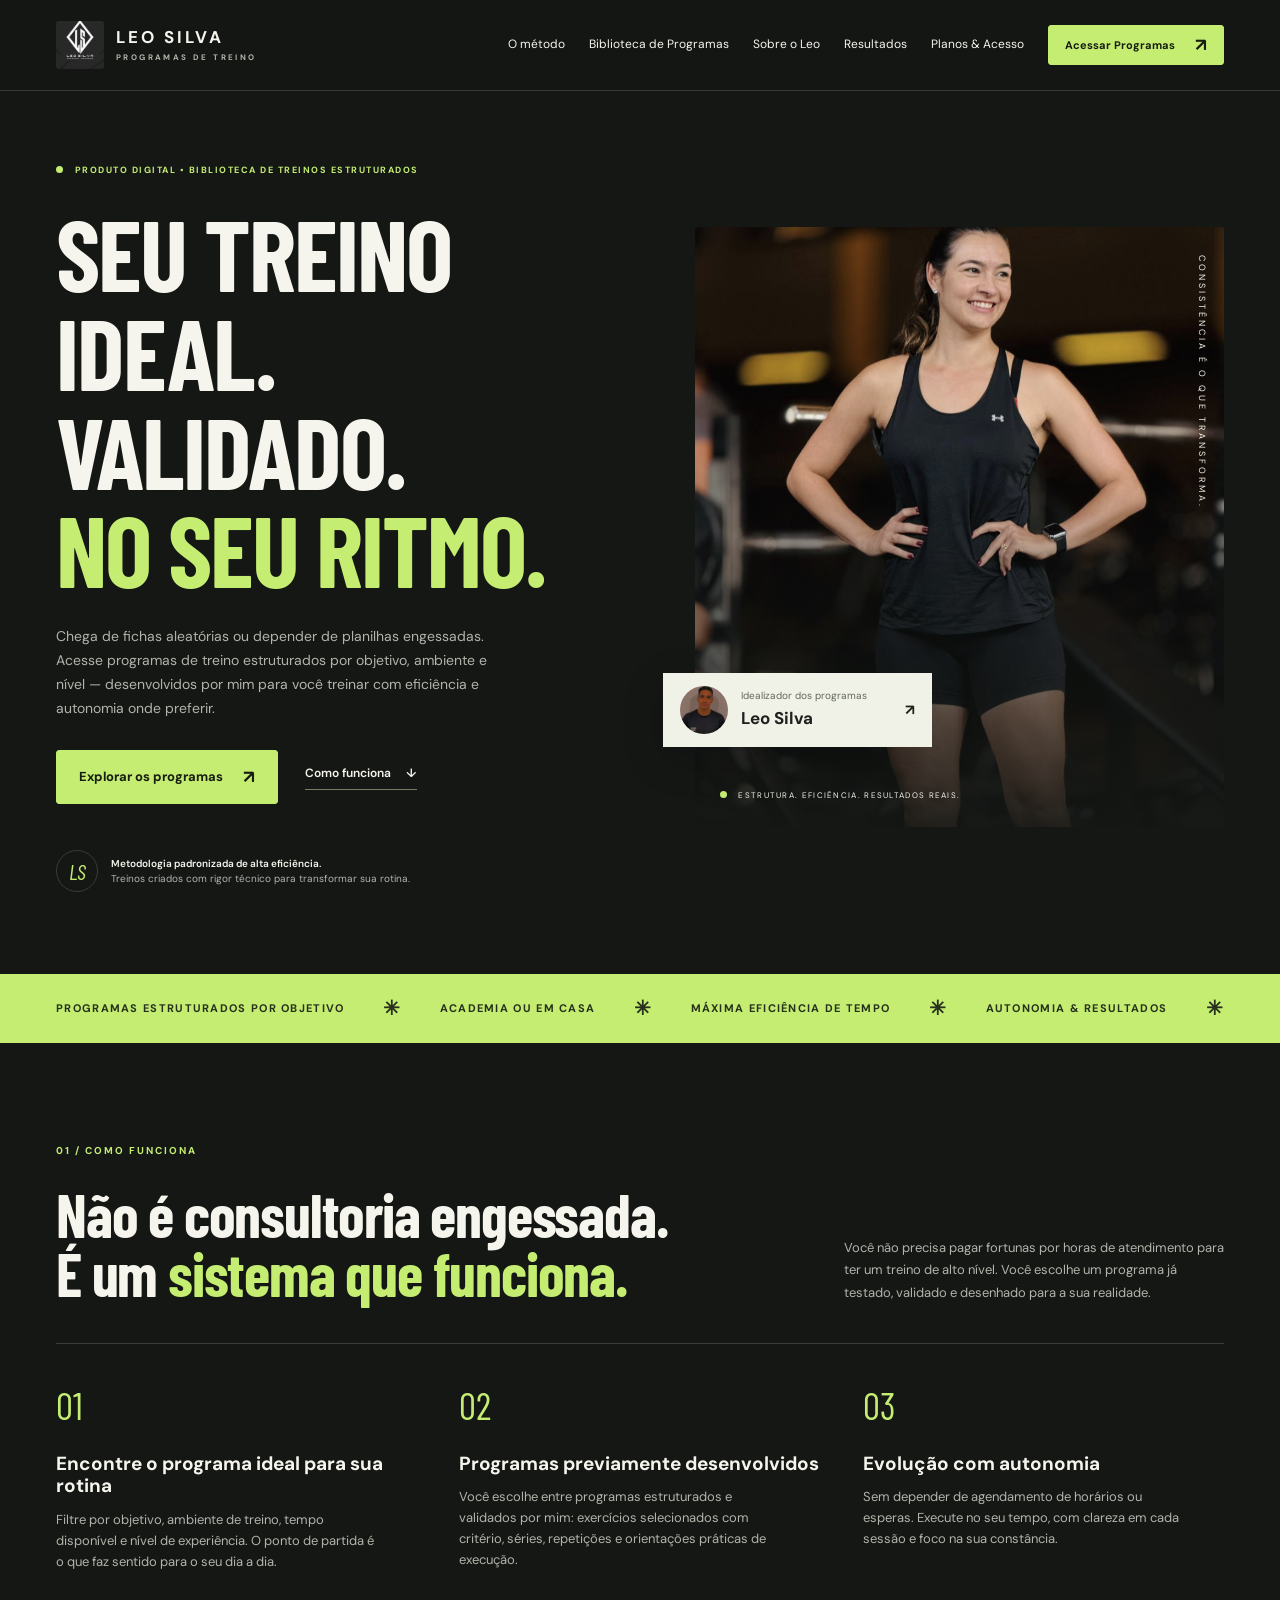
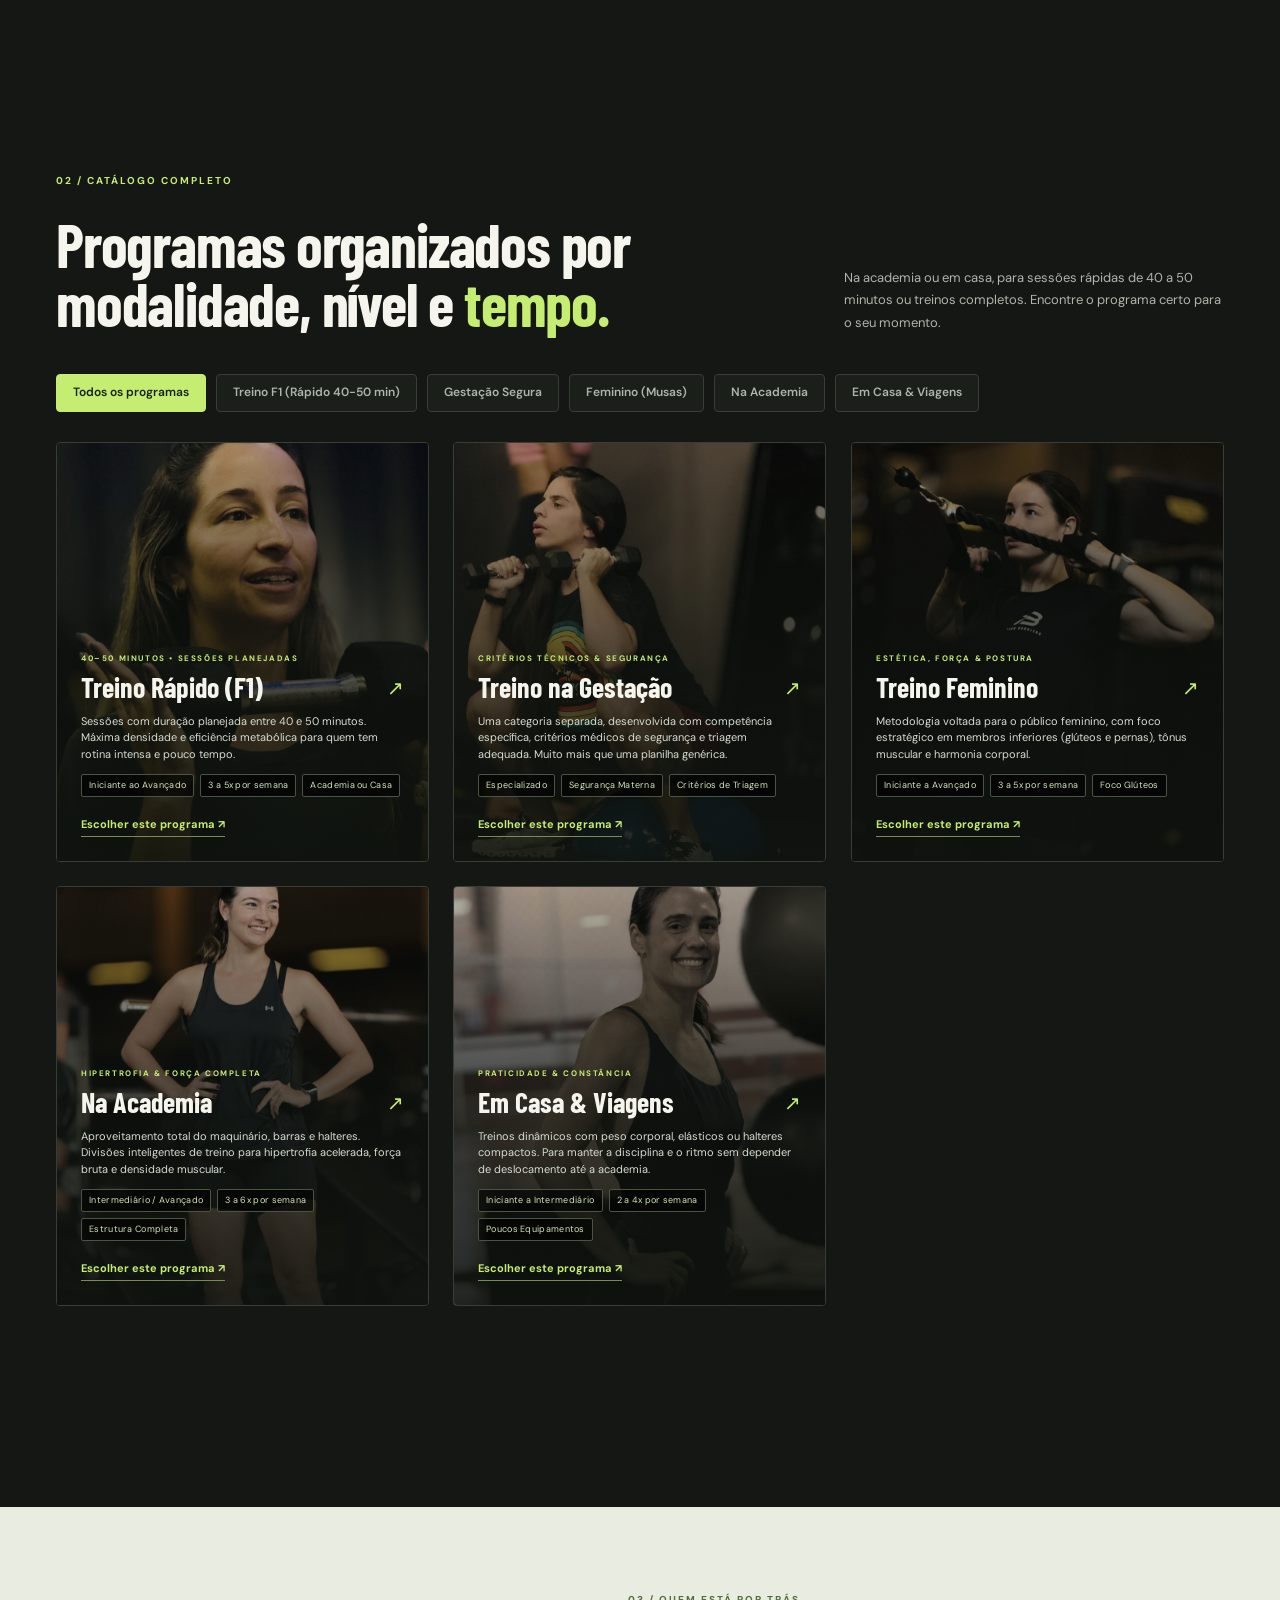
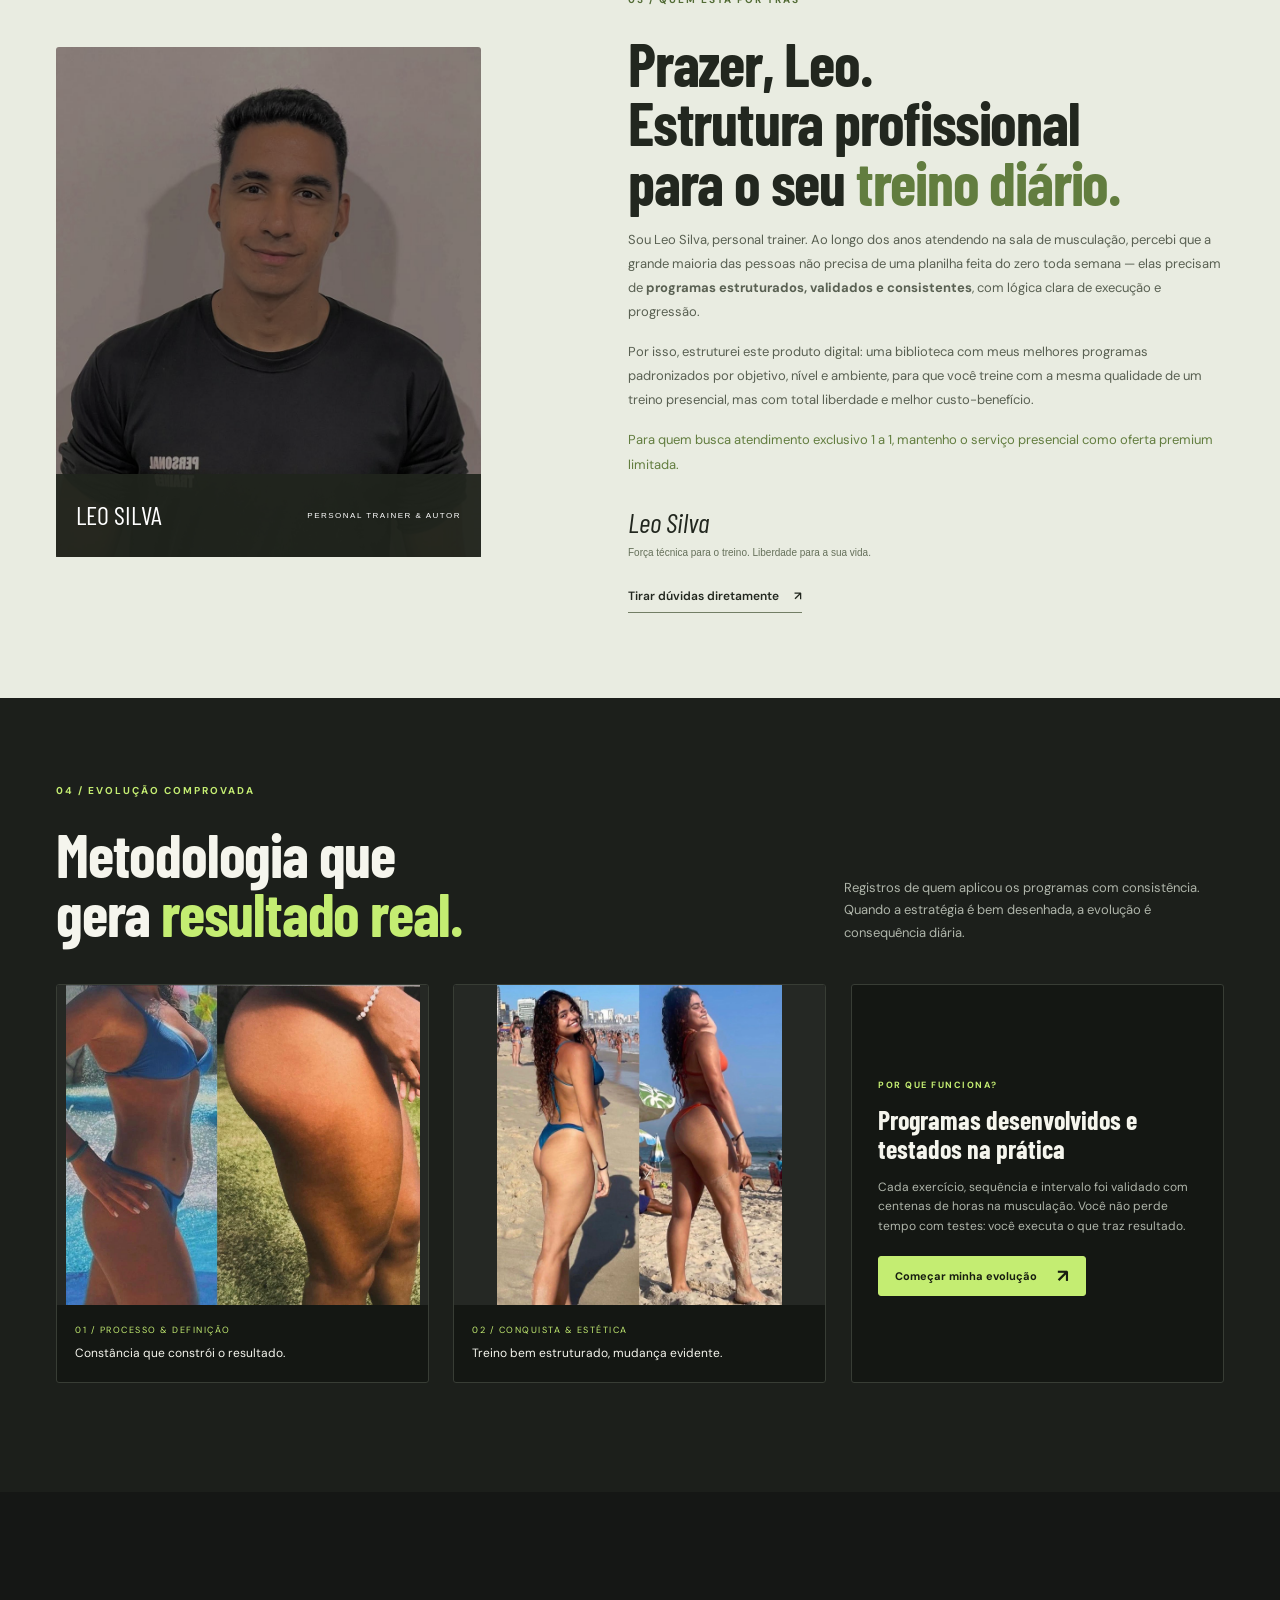
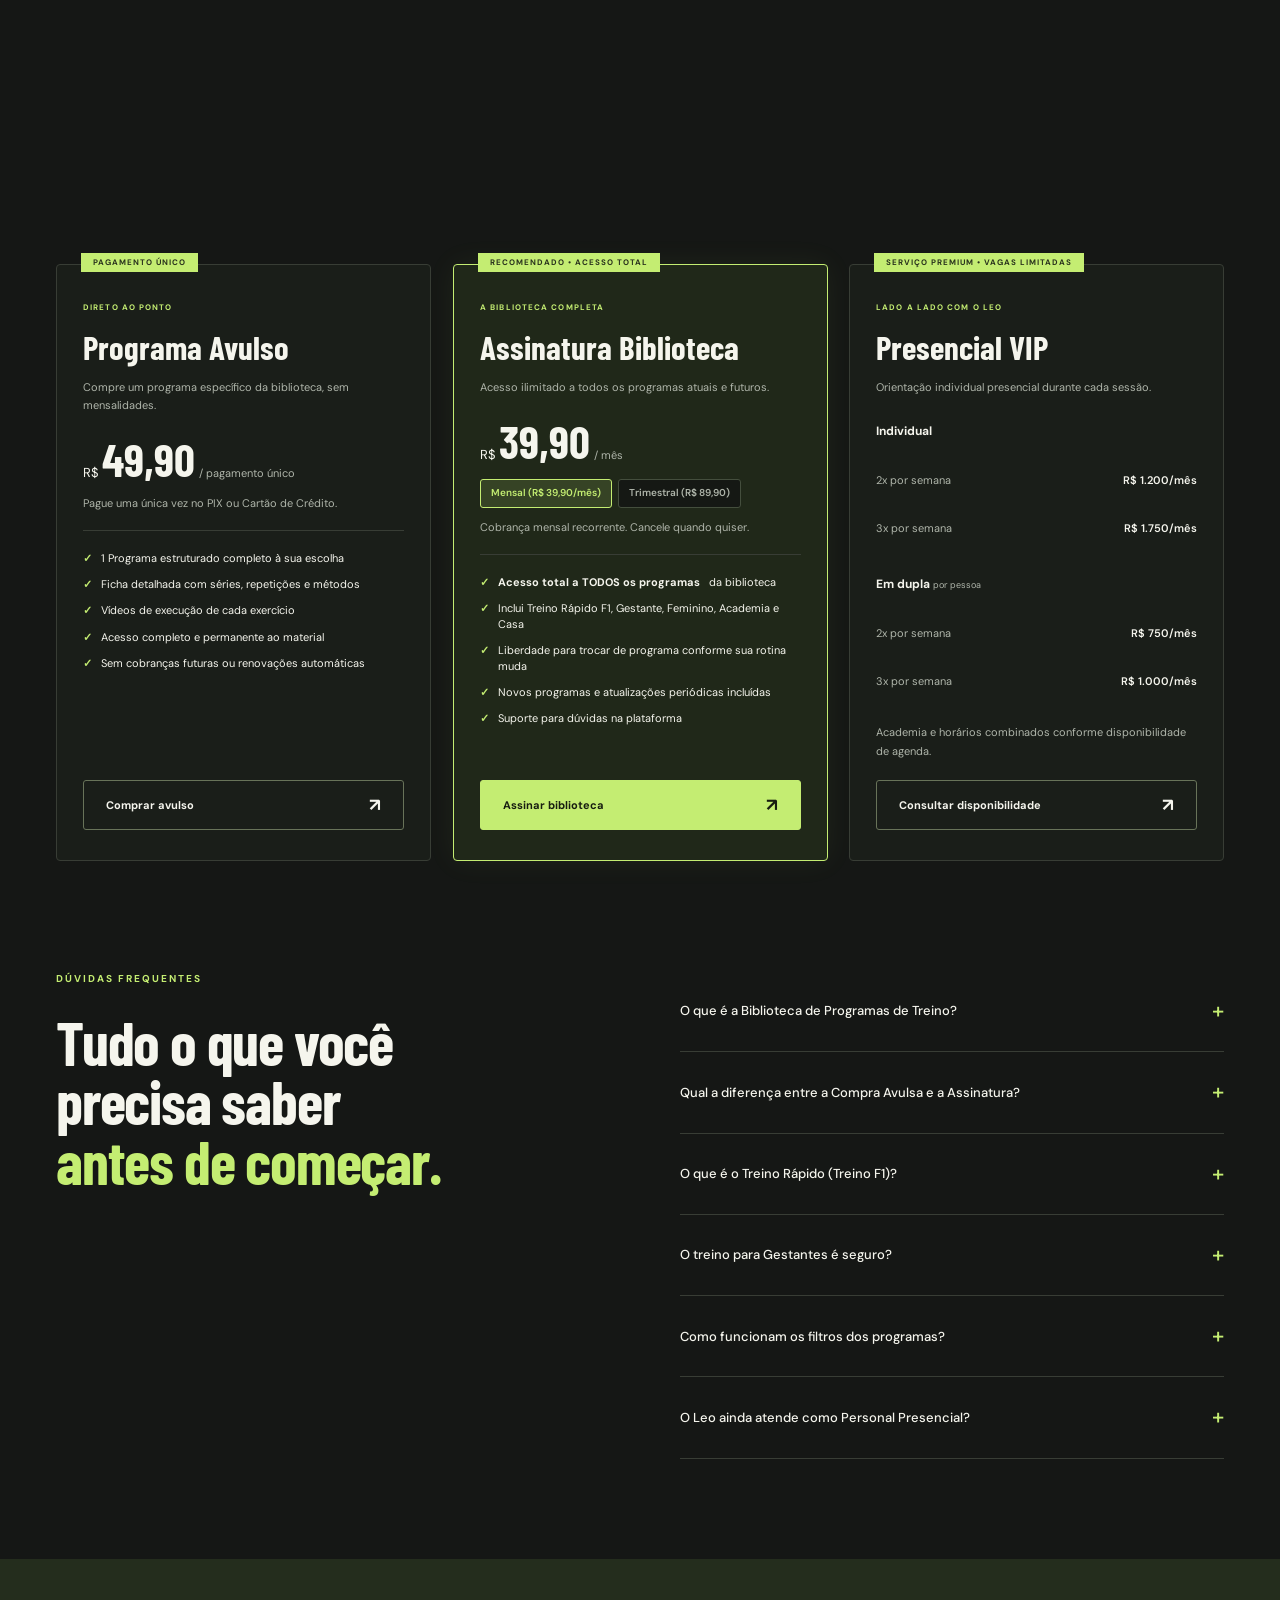
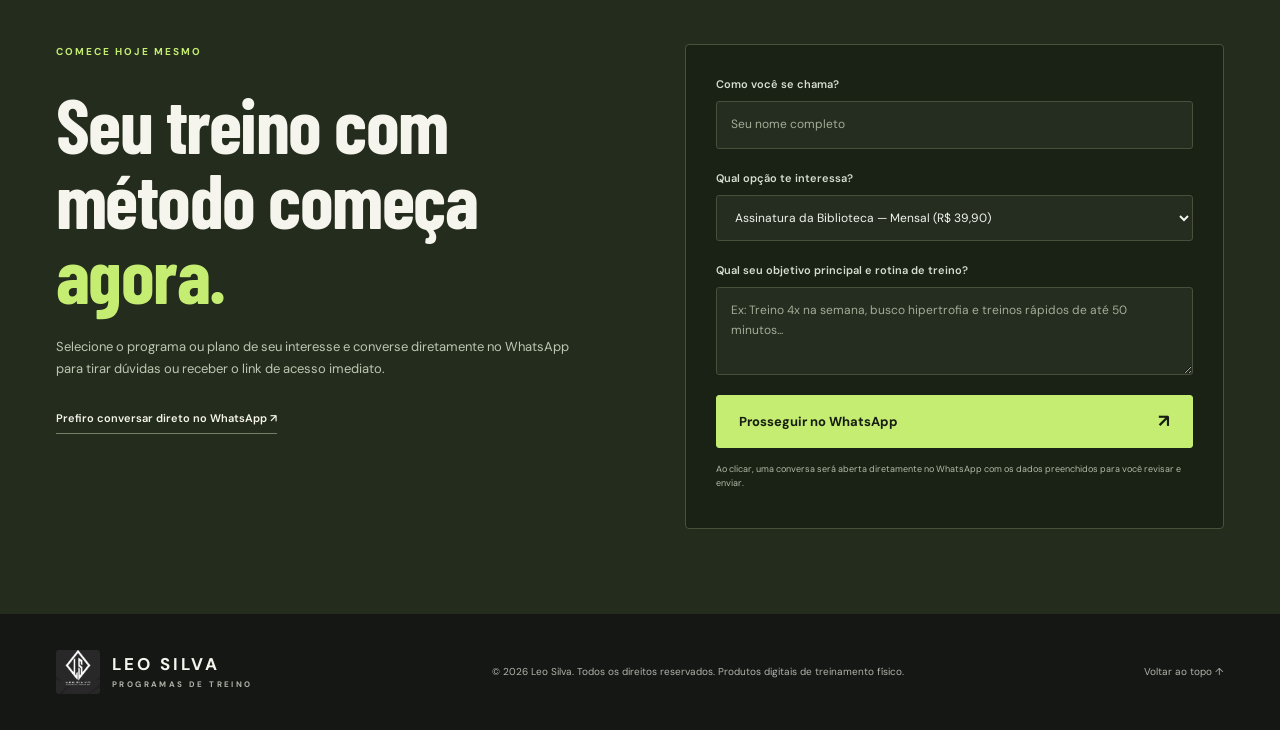
<file: index.html>
<!DOCTYPE html>
<html lang="pt-BR">
<head>
  <meta charset="UTF-8"><meta name="viewport" content="width=device-width, initial-scale=1">
  <title>Leo Silva | Biblioteca de Programas de Treino Estruturados</title>
  <meta name="description" content="Programas de treino estruturados por objetivo, ambiente e nível. Treine com máxima autonomia, na academia ou em casa, com a metodologia validada do personal Leo Silva.">
  <meta name="theme-color" content="#151715">
  <meta property="og:title" content="Leo Silva • Biblioteca de Treinos Estruturados">
  <meta property="og:description" content="Programas de treino prontos, validados e organizados por objetivo, nível e tempo disponível. Escolha seu programa ou assine a biblioteca completa.">
  <meta property="og:type" content="website"><meta property="og:locale" content="pt_BR"><meta property="og:image" content="image/logo.jpeg">
  <link rel="icon" href="image/logo.jpeg"><link rel="stylesheet" href="css/style.css"><script src="js/script.js" defer></script>
</head>
<body>
<div class="scroll-progress" id="scrollProgress" aria-hidden="true"></div>
<a class="skip" href="#conteudo">Pular para o conteúdo</a>
<header class="site-header" id="siteHeader"><div class="wrap header-inner">
  <a class="brand" href="#inicio" aria-label="Leo Silva, início"><img src="image/logo.jpeg" alt="" width="48" height="48"><span>LEO SILVA<small>PROGRAMAS DE TREINO</small></span></a>
  <button class="menu-toggle" aria-expanded="false" aria-controls="navigation" aria-label="Abrir menu"><span></span><span></span></button>
  <nav id="navigation" aria-label="Menu principal">
    <a href="#metodo">O método</a>
    <a href="#programas">Biblioteca de Programas</a>
    <a href="#sobre">Sobre o Leo</a>
    <a href="#resultados">Resultados</a>
    <a href="#planos">Planos & Acesso</a>
    <a class="button small" href="#planos">Acessar Programas <span>↗</span></a>
  </nav>
</div></header>

<main id="conteudo">
<section class="hero wrap" id="inicio">
  <div class="hero-copy reveal">
    <p class="eyebrow"><span class="dot"></span> PRODUTO DIGITAL • BIBLIOTECA DE TREINOS ESTRUTURADOS</p>
    <h1>Seu treino ideal.<br>Validado.<br><em>No seu ritmo.</em></h1>
    <p class="intro">Chega de fichas aleatórias ou depender de planilhas engessadas. Acesse programas de treino estruturados por objetivo, ambiente e nível — desenvolvidos por mim para você treinar com eficiência e autonomia onde preferir.</p>
    <div class="hero-actions">
      <a class="button" href="#programas">Explorar os programas <span>↗</span></a>
      <a class="text-link" href="#metodo">Como funciona <span>↓</span></a>
    </div>
    <div class="hero-note">
      <div class="mini-mark">LS</div>
      <p><strong>Metodologia padronizada de alta eficiência.</strong><br>Treinos criados com rigor técnico para transformar sua rotina.</p>
    </div>
  </div>
  <div class="hero-visual reveal reveal-scale reveal-delay-2">
    <img class="hero-photo" src="image/treino-na-academia.jpeg" alt="Treinamento com programas estruturados" width="960" height="1280" fetchpriority="high">
    <span class="vertical-label">CONSISTÊNCIA É O QUE TRANSFORMA.</span>
    <div class="photo-caption"><span class="dot"></span> ESTRUTURA. EFICIÊNCIA. RESULTADOS REAIS.</div>
    <a class="coach-chip" href="#sobre">
      <img src="image/perfil.jpeg" alt="Leo Silva" width="54" height="54">
      <span>Idealizador dos programas<strong>Leo Silva</strong></span><b>↗</b>
    </a>
  </div>
</section>

<div class="statement reveal" aria-label="Pilares do produto digital">
  <div class="wrap">
    <span>PROGRAMAS ESTRUTURADOS POR OBJETIVO</span><b>✳</b>
    <span>ACADEMIA OU EM CASA</span><b>✳</b>
    <span>MÁXIMA EFICIÊNCIA DE TEMPO</span><b>✳</b>
    <span>AUTONOMIA & RESULTADOS</span><b>✳</b>
  </div>
</div>

<section class="section wrap" id="metodo">
  <div class="section-heading reveal">
    <div>
      <p class="eyebrow">01 / COMO FUNCIONA</p>
      <h2>Não é consultoria engessada.<br>É um <em>sistema que funciona.</em></h2>
    </div>
    <p>Você não precisa pagar fortunas por horas de atendimento para ter um treino de alto nível. Você escolhe um programa já testado, validado e desenhado para a sua realidade.</p>
  </div>
  <div class="steps">
    <article class="reveal reveal-delay-1">
      <span class="step-number">01</span>
      <h3>Encontre o programa ideal para sua rotina</h3>
      <p>Filtre por objetivo, ambiente de treino, tempo disponível e nível de experiência. O ponto de partida é o que faz sentido para o seu dia a dia.</p>
    </article>
    <article class="reveal reveal-delay-2">
      <span class="step-number">02</span>
      <h3>Programas previamente desenvolvidos</h3>
      <p>Você escolhe entre programas estruturados e validados por mim: exercícios selecionados com critério, séries, repetições e orientações práticas de execução.</p>
    </article>
    <article class="reveal reveal-delay-3">
      <span class="step-number">03</span>
      <h3>Evolução com autonomia</h3>
      <p>Sem depender de agendamento de horários ou esperas. Execute no seu tempo, com clareza em cada sessão e foco na sua constância.</p>
    </article>
  </div>
</section>

<section class="section wrap" id="programas">
  <div class="section-heading reveal">
    <div>
      <p class="eyebrow">02 / CATÁLOGO COMPLETO</p>
      <h2>Programas organizados por<br>modalidade, nível e <em>tempo.</em></h2>
    </div>
    <p>Na academia ou em casa, para sessões rápidas de 40 a 50 minutos ou treinos completos. Encontre o programa certo para o seu momento.</p>
  </div>

  <div class="catalog-filters reveal" role="group" aria-label="Filtrar catálogo de programas">
    <button class="filter-chip active" data-filter="all">Todos os programas</button>
    <button class="filter-chip" data-filter="f1">Treino F1 (Rápido 40-50 min)</button>
    <button class="filter-chip" data-filter="gestante">Gestação Segura</button>
    <button class="filter-chip" data-filter="feminino">Feminino (Musas)</button>
    <button class="filter-chip" data-filter="academia">Na Academia</button>
    <button class="filter-chip" data-filter="casa">Em Casa & Viagens</button>
  </div>

  <div class="modalities">
    <!-- Card 1: Treino Rápido F1 -->
    <article class="modality reveal reveal-delay-1" data-category="f1">
      <img src="image/treinor1.jpeg" alt="Treino Rápido F1" loading="lazy" width="960" height="1280">
      <div>
        <span class="modality-tag">40–50 MINUTOS • SESSÕES PLANEJADAS</span>
        <h3>Treino Rápido (F1) <b>↗</b></h3>
        <p class="modality-desc">Sessões com duração planejada entre 40 e 50 minutos. Máxima densidade e eficiência metabólica para quem tem rotina intensa e pouco tempo.</p>
        <div class="modality-badges">
          <span>Iniciante ao Avançado</span>
          <span>3 a 5x por semana</span>
          <span>Academia ou Casa</span>
        </div>
        <a href="#planos" class="modality-action" data-program-pick="Treino Rápido F1">Escolher este programa ↗</a>
      </div>
    </article>

    <!-- Card 2: Gestação -->
    <article class="modality reveal reveal-delay-2" data-category="gestante">
      <img src="image/treino-gestante.jpeg" alt="Treinamento durante a gestação" loading="lazy" width="960" height="1280">
      <div>
        <span class="modality-tag">CRITÉRIOS TÉCNICOS & SEGURANÇA</span>
        <h3>Treino na Gestação <b>↗</b></h3>
        <p class="modality-desc">Uma categoria separada, desenvolvida com competência específica, critérios médicos de segurança e triagem adequada. Muito mais que uma planilha genérica.</p>
        <div class="modality-badges">
          <span>Especializado</span>
          <span>Segurança Materna</span>
          <span>Critérios de Triagem</span>
        </div>
        <a href="#planos" class="modality-action" data-program-pick="Treinamento na Gestação">Escolher este programa ↗</a>
      </div>
    </article>

    <!-- Card 3: Feminino Musas -->
    <article class="modality reveal reveal-delay-3" data-category="feminino">
      <img src="image/treino-das-musas.jpeg" alt="Treinamento Feminino com foco em glúteos e definição" loading="lazy" width="960" height="1280">
      <div>
        <span class="modality-tag">ESTÉTICA, FORÇA & POSTURA</span>
        <h3>Treino Feminino <b>↗</b></h3>
        <p class="modality-desc">Metodologia voltada para o público feminino, com foco estratégico em membros inferiores (glúteos e pernas), tônus muscular e harmonia corporal.</p>
        <div class="modality-badges">
          <span>Iniciante a Avançado</span>
          <span>3 a 5x por semana</span>
          <span>Foco Glúteos</span>
        </div>
        <a href="#planos" class="modality-action" data-program-pick="Treino Feminino Musas">Escolher este programa ↗</a>
      </div>
    </article>

    <!-- Card 4: Academia Completa -->
    <article class="modality reveal reveal-delay-1" data-category="academia">
      <img src="image/treino-na-academia.jpeg" alt="Treinamento completo na academia" loading="lazy" width="960" height="1280">
      <div>
        <span class="modality-tag">HIPERTROFIA & FORÇA COMPLETA</span>
        <h3>Na Academia <b>↗</b></h3>
        <p class="modality-desc">Aproveitamento total do maquinário, barras e halteres. Divisões inteligentes de treino para hipertrofia acelerada, força bruta e densidade muscular.</p>
        <div class="modality-badges">
          <span>Intermediário / Avançado</span>
          <span>3 a 6x por semana</span>
          <span>Estrutura Completa</span>
        </div>
        <a href="#planos" class="modality-action" data-program-pick="Treino na Academia">Escolher este programa ↗</a>
      </div>
    </article>

    <!-- Card 5: Em Casa / Poucos Equipamentos -->
    <article class="modality reveal reveal-delay-2" data-category="casa">
      <img src="image/treino-em-casa.jpeg" alt="Modalidade de treino em casa e poucos equipamentos" loading="lazy" width="960" height="1280">
      <div>
        <span class="modality-tag">PRATICIDADE & CONSTÂNCIA</span>
        <h3>Em Casa & Viagens <b>↗</b></h3>
        <p class="modality-desc">Treinos dinâmicos com peso corporal, elásticos ou halteres compactos. Para manter a disciplina e o ritmo sem depender de deslocamento até a academia.</p>
        <div class="modality-badges">
          <span>Iniciante a Intermediário</span>
          <span>2 a 4x por semana</span>
          <span>Poucos Equipamentos</span>
        </div>
        <a href="#planos" class="modality-action" data-program-pick="Treino em Casa">Escolher este programa ↗</a>
      </div>
    </article>
  </div>

  <div class="filter-guide reveal">
    <p><strong>Dúvida sobre qual programa escolher?</strong> Você pode filtrar por nível (iniciante, intermediário ou avançado), frequência (1 a 5+ dias), local (academia ou casa) e duração (sessões rápidas ou completas). <a href="#contato">Fale conosco no WhatsApp para recomendação rápida ↗</a></p>
  </div>
</section>

<section class="about-section" id="sobre">
  <div class="wrap about-grid">
    <div class="portrait reveal reveal-scale">
      <img src="image/perfil.jpeg" alt="Leo Silva, personal trainer" width="960" height="1280" loading="lazy">
      <div class="portrait-label">LEO SILVA <span>PERSONAL TRAINER & AUTOR</span></div>
    </div>
    <div class="about-copy reveal reveal-delay-1">
      <p class="eyebrow">03 / QUEM ESTÁ POR TRÁS</p>
      <h2>Prazer, Leo.<br>Estrutura profissional<br>para o seu <em>treino diário.</em></h2>
      <p>Sou Leo Silva, personal trainer. Ao longo dos anos atendendo na sala de musculação, percebi que a grande maioria das pessoas não precisa de uma planilha feita do zero toda semana — elas precisam de <strong>programas estruturados, validados e consistentes</strong>, com lógica clara de execução e progressão.</p>
      <p>Por isso, estruturei este produto digital: uma biblioteca com meus melhores programas padronizados por objetivo, nível e ambiente, para que você treine com a mesma qualidade de um treino presencial, mas com total liberdade e melhor custo-benefício.</p>
      <p><em>Para quem busca atendimento exclusivo 1 a 1, mantenho o serviço presencial como oferta premium limitada.</em></p>
      <div class="signature">Leo Silva<span>Força técnica para o treino. Liberdade para a sua vida.</span></div>
      <a class="text-link" href="#contato">Tirar dúvidas diretamente <span>↗</span></a>
    </div>
  </div>
</section>

<section class="results-section" id="resultados">
  <div class="wrap">
    <div class="section-heading reveal">
      <div>
        <p class="eyebrow">04 / EVOLUÇÃO COMPROVADA</p>
        <h2>Metodologia que<br>gera <em>resultado real.</em></h2>
      </div>
      <p>Registros de quem aplicou os programas com consistência. Quando a estratégia é bem desenhada, a evolução é consequência diária.</p>
    </div>
    <div class="results">
      <figure class="reveal reveal-delay-1">
        <img src="image/resul-2.jpeg" alt="Registro comparativo de evolução com o método Leo Silva" loading="lazy">
        <figcaption><span>01 / PROCESSO & DEFINIÇÃO</span>Constância que constrói o resultado.</figcaption>
      </figure>
      <figure class="reveal reveal-delay-2">
        <img src="image/resul-3.jpeg" alt="Registro comparativo de evolução corporal e ganho de tônus" loading="lazy">
        <figcaption><span>02 / CONQUISTA & ESTÉTICA</span>Treino bem estruturado, mudança evidente.</figcaption>
      </figure>
      <div class="results-highlight reveal reveal-delay-3">
        <div class="highlight-inner">
          <span class="highlight-tag">POR QUE FUNCIONA?</span>
          <h3>Programas desenvolvidos e testados na prática</h3>
          <p>Cada exercício, sequência e intervalo foi validado com centenas de horas na musculação. Você não perde tempo com testes: você executa o que traz resultado.</p>
          <a class="button small" href="#planos">Começar minha evolução <span>↗</span></a>
        </div>
      </div>
    </div>
    <p class="fine-print reveal">Resultados individuais podem variar conforme o histórico, frequência e adesão a cada programa de treinamento.</p>
  </div>
</section>

<section class="section wrap" id="planos">
  <div class="section-heading reveal">
    <div>
      <p class="eyebrow">05 / MODELOS DE ACESSO</p>
      <h2>Escolha como<br>quer <em>treinar.</em></h2>
    </div>
    <p>Compre um programa avulso no PIX ou Cartão (sem mensalidade) ou assine a biblioteca completa para ter acesso irrestrito a todos os treinos.</p>
  </div>

  <div class="plans-model-selector reveal" role="group" aria-label="Alternar modalidade de compra">
    <button class="model-tab active" data-model="digital">Produtos Digitais (Avulso ou Assinatura)</button>
    <button class="model-tab" data-model="presencial">Atendimento Presencial Premium</button>
  </div>

  <div class="plans" id="digital-plans">
    <!-- Card 1: Compra Avulsa -->
    <article class="plan reveal reveal-delay-1">
      <span class="plan-tag">PAGAMENTO ÚNICO</span>
      <p class="eyebrow">DIRETO AO PONTO</p>
      <h3>Programa Avulso</h3>
      <p>Compre um programa específico da biblioteca, sem mensalidades.</p>
      <div class="price">R$ <strong>49,90</strong><span>/ pagamento único</span></div>
      <p class="billing">Pague uma única vez no PIX ou Cartão de Crédito.</p>
      <ul>
        <li>1 Programa estruturado completo à sua escolha</li>
        <li>Ficha detalhada com séries, repetições e métodos</li>
        <li>Vídeos de execução de cada exercício</li>
        <li>Acesso completo e permanente ao material</li>
        <li>Sem cobranças futuras ou renovações automáticas</li>
      </ul>
      <a href="#contato" class="button outline" data-plan="Programa Avulso (R$ 49,90)">Comprar avulso <span>↗</span></a>
    </article>

    <!-- Card 2: Assinatura da Biblioteca (Destaque) -->
    <article class="plan featured reveal reveal-delay-2">
      <span class="plan-tag">RECOMENDADO • ACESSO TOTAL</span>
      <p class="eyebrow">A BIBLIOTECA COMPLETA</p>
      <h3>Assinatura Biblioteca</h3>
      <p>Acesso ilimitado a todos os programas atuais e futuros.</p>
      <div class="price">R$ <strong id="lib-price">39,90</strong><span id="lib-period">/ mês</span></div>
      <div class="plan-period-toggle">
        <button class="period-btn active" data-period="monthly">Mensal (R$ 39,90/mês)</button>
        <button class="period-btn" data-period="quarterly">Trimestral (R$ 89,90)</button>
      </div>
      <p class="billing" id="lib-billing-note">Cobrança mensal recorrente. Cancele quando quiser.</p>
      <ul>
        <li><strong>Acesso total a TODOS os programas</strong> da biblioteca</li>
        <li>Inclui Treino Rápido F1, Gestante, Feminino, Academia e Casa</li>
        <li>Liberdade para trocar de programa conforme sua rotina muda</li>
        <li>Novos programas e atualizações periódicas incluídas</li>
        <li>Suporte para dúvidas na plataforma</li>
      </ul>
      <a href="#contato" class="button" data-plan="Assinatura Biblioteca (Mensal R$ 39,90)" id="lib-cta">Assinar biblioteca <span>↗</span></a>
    </article>

    <!-- Card 3: Presencial Premium -->
    <article class="plan in-person reveal reveal-delay-3">
      <span class="plan-tag">SERVIÇO PREMIUM • VAGAS LIMITADAS</span>
      <p class="eyebrow">LADO A LADO COM O LEO</p>
      <h3>Presencial VIP</h3>
      <p>Orientação individual presencial durante cada sessão.</p>
      <div class="in-person-price">
        <strong>Individual</strong>
        <span>2x por semana <b>R$ 1.200/mês</b></span>
        <span>3x por semana <b>R$ 1.750/mês</b></span>
        <strong>Em dupla <small>por pessoa</small></strong>
        <span>2x por semana <b>R$ 750/mês</b></span>
        <span>3x por semana <b>R$ 1.000/mês</b></span>
      </div>
      <p class="billing">Academia e horários combinados conforme disponibilidade de agenda.</p>
      <a href="#contato" class="button outline" data-plan="Presencial VIP">Consultar disponibilidade <span>↗</span></a>
    </article>
  </div>
</section>

<section class="faq-section wrap">
  <div class="reveal">
    <p class="eyebrow">DÚVIDAS FREQUENTES</p>
    <h2>Tudo o que você<br>precisa saber<br><em>antes de começar.</em></h2>
  </div>
  <div class="faq reveal reveal-delay-1">
    <details>
      <summary>O que é a Biblioteca de Programas de Treino?</summary>
      <p>É um produto digital que reúne programas de treino completos e padronizados, elaborados pelo personal Leo Silva. Cada programa é focado em um objetivo, ambiente (academia ou casa) e nível de experiência. Você escolhe o treino pronto e validado, com vídeos e orientações, sem precisar esperar dias por uma planilha individual.</p>
    </details>
    <details>
      <summary>Qual a diferença entre a Compra Avulsa e a Assinatura?</summary>
      <p>Na <strong>Compra Avulsa</strong>, você paga uma única vez (via PIX ou cartão) e adquire 1 programa específico, sem mensalidades. Na <strong>Assinatura da Biblioteca</strong>, você tem acesso irrestrito a todos os programas do catálogo (F1, Gestante, Feminino, Academia, Casa) e a todos os novos treinos lançados, podendo trocar de programa sempre que sua rotina mudar.</p>
    </details>
    <details>
      <summary>O que é o Treino Rápido (Treino F1)?</summary>
      <p>É uma categoria com sessões planejadas para durar entre 40 e 50 minutos. Utiliza métodos avançados de densidade de treino para gerar o máximo de estímulo hipertrófico e queima calórica sem desperdiçar nenhum minuto. Ideal para quem tem rotina corrida.</p>
    </details>
    <details>
      <summary>O treino para Gestantes é seguro?</summary>
      <p>Sim. É uma categoria desenvolvida com competência técnica especializada, critérios rigorosos de segurança e triagem prévia para respeitar as particularidades de cada trimestre gestacional. Não se trata de uma ficha genérica adaptada, mas de um programa pensado exclusivamente para a saúde da mãe e do bebê.</p>
    </details>
    <details>
      <summary>Como funcionam os filtros dos programas?</summary>
      <p>Cada programa informa com clareza: o nível recomendado (iniciante, intermediário ou avançado), a frequência semanal (de 1 a 5+ dias), o local necessário (academia completa, poucos equipamentos ou peso corporal) e a duração média das sessões. Assim, você sempre sabe exatamente o que esperar.</p>
    </details>
    <details>
      <summary>O Leo ainda atende como Personal Presencial?</summary>
      <p>Sim. O atendimento presencial é o serviço exclusivo e premium do Leo Silva, voltado para quem deseja acompanhamento 1 a 1 na sala de musculação. As vagas são restritas e dependem de horários disponíveis.</p>
    </details>
  </div>
</section>

<section class="contact-section" id="contato">
  <div class="wrap contact-grid">
    <div class="reveal">
      <p class="eyebrow">COMECE HOJE MESMO</p>
      <h2>Seu treino com<br>método começa<br><em>agora.</em></h2>
      <p>Selecione o programa ou plano de seu interesse e converse diretamente no WhatsApp para tirar dúvidas ou receber o link de acesso imediato.</p>
      <a class="text-link" href="https://wa.me/5521993912368" target="_blank" rel="noopener noreferrer">Prefiro conversar direto no WhatsApp ↗</a>
    </div>
    <form id="contact-form" class="reveal reveal-delay-1">
      <div class="field">
        <label for="name">Como você se chama?</label>
        <input id="name" name="name" autocomplete="name" placeholder="Seu nome completo" required maxlength="100">
      </div>
      <div class="field">
        <label for="interest">Qual opção te interessa?</label>
        <select id="interest" name="interest">
          <option value="Assinatura Biblioteca (Mensal R$ 39,90)">Assinatura da Biblioteca — Mensal (R$ 39,90)</option>
          <option value="Assinatura Biblioteca (Trimestral R$ 89,90)">Assinatura da Biblioteca — Trimestral (R$ 89,90)</option>
          <option value="Programa Avulso: Treino Rápido F1">Programa Avulso: Treino Rápido F1 (40-50 min)</option>
          <option value="Programa Avulso: Treino na Gestação">Programa Avulso: Treinamento na Gestação</option>
          <option value="Programa Avulso: Treino Feminino Musas">Programa Avulso: Treino Feminino Musas</option>
          <option value="Programa Avulso: Treino na Academia">Programa Avulso: Musculação na Academia</option>
          <option value="Programa Avulso: Treino em Casa">Programa Avulso: Treino em Casa & Viagens</option>
          <option value="Presencial VIP">Atendimento Presencial VIP (Rio de Janeiro)</option>
          <option value="Quero ajuda para escolher meu programa">Quero ajuda para escolher o programa ideal</option>
        </select>
      </div>
      <div class="field">
        <label for="goal">Qual seu objetivo principal e rotina de treino?</label>
        <textarea id="goal" name="goal" placeholder="Ex: Treino 4x na semana, busco hipertrofia e treinos rápidos de até 50 minutos..." required maxlength="800" rows="3"></textarea>
      </div>
      <button class="button" type="submit">Prosseguir no WhatsApp <span>↗</span></button>
      <p class="form-note">Ao clicar, uma conversa será aberta diretamente no WhatsApp com os dados preenchidos para você revisar e enviar.</p>
      <p id="form-status" role="status"></p>
    </form>
  </div>
</section>
</main>

<footer class="wrap reveal">
  <a class="brand" href="#inicio">
    <img src="image/logo.jpeg" alt="" width="44" height="44">
    <span>LEO SILVA<small>PROGRAMAS DE TREINO</small></span>
  </a>
  <p>© 2026 Leo Silva. Todos os direitos reservados. Produtos digitais de treinamento físico.</p>
  <a href="#inicio">Voltar ao topo ↑</a>
</footer>
</body>
</html>
</file>
<file: css/style.css>
@import url('https://fonts.googleapis.com/css2?family=Barlow+Condensed:wght@600;700;800&family=DM+Sans:wght@400;500;600;700&display=swap');
:root{--bg:#151715;--panel:#1e211e;--text:#f5f5ed;--muted:#afb5aa;--accent:#c4ed72;--line:#383d35;--display:'Barlow Condensed','Arial Narrow',Impact,sans-serif}
*{box-sizing:border-box}
html{scroll-behavior:smooth;scroll-padding-top:100px}
body{margin:0;background:var(--bg);color:var(--text);font-family:'DM Sans',Arial,sans-serif;font-size:15px;line-height:1.65}
a{color:inherit;text-decoration:none}
button,input,select,textarea{font:inherit}
button,a,input,select,textarea{-webkit-tap-highlight-color:transparent}
button{cursor:pointer}
img{display:block;max-width:100%}
h1,h2,h3,p,figure{margin:0}
h1,h2{font-family:var(--display);font-weight:700;letter-spacing:-.02em;line-height:.99}
h1{font-size:clamp(70px,7.8vw,112px);text-transform:uppercase}
h2{font-size:clamp(45px,4.7vw,66px)}
h3{line-height:1.2}
em{font-style:normal;color:var(--accent)}
.wrap{max-width:1240px;width:calc(100% - 112px);margin-inline:auto}
.eyebrow{font-size:10px;font-weight:700;letter-spacing:2px;color:var(--accent);margin-bottom:25px}
.dot{display:inline-block;width:7px;height:7px;border-radius:50%;background:var(--accent);margin-right:8px}
.site-header{background:#151715f5;border-bottom:1px solid var(--line);position:sticky;top:0;z-index:30;backdrop-filter:blur(12px)}
.header-inner{height:90px;display:flex;justify-content:space-between;align-items:center}
.brand{display:flex;align-items:center;gap:12px;font-weight:700;letter-spacing:3px;font-size:17px;line-height:1.1}
.brand img{object-fit:cover;border-radius:3px}
.brand small{display:block;font-size:8px;letter-spacing:2.4px;margin-top:7px;color:var(--muted)}
nav{display:flex;align-items:center;gap:24px;font-size:12px}
nav>a:not(.button):hover{color:var(--accent)}
.button{display:inline-flex;justify-content:space-between;align-items:center;gap:20px;border:1px solid var(--accent);background:var(--accent);color:#171d10;padding:15px 22px;font-weight:700;font-size:13px;border-radius:3px;transition:background .2s,transform .2s}
.button:hover{background:#d7ffa0;transform:translateY(-2px)}
.button span{font-size:18px;line-height:1}
.button.small{padding:10px 16px;font-size:11px}
.text-link{display:inline-flex;gap:15px;align-items:center;font-size:12px;font-weight:600;border-bottom:1px solid #737e65;padding-bottom:5px}
.text-link:hover{color:var(--accent)}

/* HERO */
.hero{display:grid;grid-template-columns:1.14fr 1fr;min-height:700px;align-items:center;padding-block:44px 54px;gap:35px}
.hero-copy{padding-block:28px}
.hero .eyebrow{font-size:9px;letter-spacing:1.5px}
.intro{max-width:440px;color:var(--muted);margin-top:27px;font-size:14px;line-height:1.7}
.hero-actions{display:flex;align-items:center;gap:27px;margin-top:30px}
.hero-note{display:flex;gap:13px;align-items:center;margin-top:46px}
.mini-mark{font-family:var(--display);font-style:italic;font-size:22px;border:1px solid var(--line);width:42px;height:42px;display:grid;place-items:center;border-radius:50%;color:var(--accent)}
.hero-note p{font-size:10px;color:var(--muted);line-height:1.5}
.hero-note strong{color:var(--text);font-weight:600}
.hero-visual{height:600px;position:relative;background:#292c25;border-radius:3px}
.hero-photo{width:100%;height:100%;object-fit:cover;object-position:50% 35%;border-radius:3px;filter:saturate(.7)}
.hero-visual:after{content:'';position:absolute;inset:40% 0 0;background:linear-gradient(transparent,#141714eb);pointer-events:none}
.vertical-label{position:absolute;right:15px;top:28px;writing-mode:vertical-rl;font-size:9px;letter-spacing:3px}
.photo-caption{position:absolute;bottom:25px;left:25px;z-index:1;font-size:8px;letter-spacing:1.3px}
.coach-chip{position:absolute;left:-32px;bottom:80px;z-index:2;background:#f0f1e7;color:#1f251d;padding:13px 17px;display:flex;align-items:center;gap:13px;box-shadow:0 12px 40px #0003}
.coach-chip img{object-fit:cover;border-radius:50%;height:48px;width:48px}
.coach-chip span{font-size:10px;color:#626a5b}
.coach-chip strong{display:block;font-size:17px;color:#1e211e}
.coach-chip b{margin-left:25px}

/* STATEMENT */
.statement{background:var(--accent);color:#26301b;padding:18px 0}
.statement .wrap{display:flex;justify-content:space-between;align-items:center;gap:20px;font-size:11px;letter-spacing:1.3px;font-weight:700}
.statement b{font-size:20px}

/* SECTIONS COMMON */
.section{padding-block:100px}
.section-heading{display:flex;justify-content:space-between;align-items:flex-end;gap:50px;margin-bottom:40px}
.section-heading>p{max-width:380px;color:var(--muted);font-size:13px;line-height:1.7}

/* STEPS / METHOD */
.steps{display:grid;grid-template-columns:repeat(3,1fr);gap:42px;border-top:1px solid var(--line);padding-top:30px}
.step-number{font-family:var(--display);font-size:38px;color:var(--accent)}
.steps h3{font-size:19px;margin:16px 0 12px}
.steps p{color:var(--muted);font-size:13px;max-width:320px;line-height:1.6}

/* CATALOG / MODALITIES */
.catalog-filters{display:flex;flex-wrap:wrap;gap:10px;margin-bottom:30px}
.filter-chip{background:#1b1f1a;border:1px solid var(--line);color:var(--muted);padding:8px 16px;font-size:12px;font-weight:600;border-radius:4px;transition:all .2s}
.filter-chip:hover{color:var(--text);border-color:#535f4b}
.filter-chip.active{background:var(--accent);color:#192013;border-color:var(--accent)}

.modalities{display:grid;grid-template-columns:repeat(auto-fit,minmax(330px,1fr));gap:24px}
.modality{position:relative;height:420px;overflow:hidden;border:1px solid var(--line);border-radius:4px;background:#181c17;transition:transform .3s,border-color .3s;display:flex;flex-direction:column;justify-content:flex-end}
.modality:hover{border-color:#58644e;transform:translateY(-3px)}
.modality img{position:absolute;inset:0;width:100%;height:100%;object-fit:cover;filter:saturate(.65);transition:transform .4s}
.modality:hover img{transform:scale(1.05)}
.modality:after{content:'';position:absolute;inset:0;background:linear-gradient(to top,#0f130ee8 0%,#0f130eb5 45%,#0f130e40 100%)}
.modality>div{position:relative;z-index:2;padding:24px}
.modality-tag{display:inline-block;font-size:8px;color:var(--accent);letter-spacing:1.6px;font-weight:700;margin-bottom:6px}
.modality h3{font-family:var(--display);font-size:28px;margin-bottom:8px;display:flex;justify-content:space-between;align-items:center}
.modality h3 b{font-family:Arial;font-weight:400;color:var(--accent);font-size:20px}
.modality-desc{font-size:11px;color:#d5dcd0;line-height:1.5;margin-bottom:12px}
.modality-badges{display:flex;flex-wrap:wrap;gap:6px;margin-bottom:14px}
.modality-badges span{background:#000000a6;border:1px solid #4a5442;color:#d2e5b7;font-size:9px;padding:3px 7px;border-radius:2px;letter-spacing:.3px}
.modality-action{display:inline-flex;align-items:center;gap:6px;font-size:11px;font-weight:700;color:var(--accent);border-bottom:1px solid #758c54;padding-bottom:3px}
.modality-action:hover{color:#fff;border-color:#fff}

.filter-guide{background:#1a1f19;border:1px solid var(--line);border-radius:4px;padding:18px 22px;margin-top:25px}
.filter-guide p{font-size:12px;color:var(--muted);line-height:1.6}
.filter-guide strong{color:var(--text)}
.filter-guide a{color:var(--accent);font-weight:600;margin-left:6px;border-bottom:1px solid #667e45}

/* ABOUT */
.about-section{background:#e9ece1;color:#22271f;padding:85px 0}
.about-grid{display:grid;grid-template-columns:.9fr 1.1fr;gap:85px;align-items:center}
.portrait{position:relative;max-width:425px}
.portrait>img{width:100%;height:510px;object-fit:cover;filter:saturate(.45);border-radius:3px}
.portrait-label{position:absolute;bottom:0;left:0;right:0;background:#20251dea;padding:20px;color:#fff;font-family:var(--display);font-size:26px;display:flex;justify-content:space-between;align-items:center}
.portrait-label span{font-family:Arial,sans-serif;font-size:8px;letter-spacing:1.5px}
.about-copy .eyebrow{color:#536c36}
.about-copy em{color:#627d3f}
.about-copy>p:not(.eyebrow){font-size:13px;line-height:1.85;color:#596052;margin-top:16px}
.signature{font-family:var(--display);font-size:28px;margin:22px 0;font-style:italic}
.signature span{display:block;font-family:Arial,sans-serif;font-size:10px;font-style:normal;color:#65705a}
.about-copy .text-link:hover{color:#4e692c}

/* RESULTS */
.results-section{background:#1c1f1b;padding-block:85px}
.results{display:grid;grid-template-columns:repeat(3,1fr);gap:24px}
.results figure{background:#141713;border:1px solid var(--line);border-radius:3px;overflow:hidden}
.results img{width:100%;height:320px;object-fit:contain;background:#252824}
.results figcaption{padding:18px;font-size:12px}
.results figcaption span{display:block;font-size:9px;color:var(--accent);letter-spacing:1.5px;margin-bottom:6px}
.results-highlight{background:#141713;border:1px solid var(--line);border-radius:3px;display:flex;align-items:center;padding:26px}
.highlight-inner .highlight-tag{display:inline-block;font-size:9px;font-weight:700;color:var(--accent);letter-spacing:1.5px;margin-bottom:12px}
.highlight-inner h3{font-family:var(--display);font-size:26px;line-height:1.15;margin-bottom:14px}
.highlight-inner p{font-size:12px;color:var(--muted);line-height:1.6;margin-bottom:20px}

/* PLANS */
.plans-model-selector{display:flex;gap:12px;margin-bottom:30px}
.model-tab{background:#1b201a;border:1px solid var(--line);color:var(--muted);padding:10px 20px;font-size:12px;font-weight:700;border-radius:4px;transition:all .2s}
.model-tab.active{background:var(--accent);color:#1b2214;border-color:var(--accent)}

.plans{display:grid;grid-template-columns:repeat(3,1fr);gap:22px}
.plan{padding:30px 26px;border:1px solid var(--line);position:relative;display:flex;flex-direction:column;border-radius:4px;background:#1a1e19}
.plan .eyebrow{font-size:8px;letter-spacing:1.1px;margin:6px 0 14px}
.plan h3{font-family:var(--display);font-size:33px}
.plan>p:not(.eyebrow){font-size:11px;color:var(--muted);margin-top:10px}
.price{margin-top:22px;font-size:13px;white-space:nowrap}
.price strong{font-family:var(--display);font-size:46px;line-height:1}
.price span{font-size:11px;color:var(--muted);margin-left:4px}
.billing{font-size:10px;color:var(--muted);margin-top:4px}

.plan-period-toggle{display:flex;gap:6px;margin-top:14px}
.period-btn{background:#151814;border:1px solid #444e3d;color:var(--muted);font-size:10px;padding:5px 10px;border-radius:3px;font-weight:600}
.period-btn.active{background:#c4ed7222;border-color:var(--accent);color:var(--accent)}

.plan ul{list-style:none;padding:20px 0;margin:18px 0 22px;border-top:1px solid var(--line);font-size:11px;flex:1}
.plan li{margin-bottom:11px;display:flex;gap:9px;line-height:1.4}
.plan li:before{content:'✓';color:var(--accent);font-weight:700}
.plan li strong{color:var(--text)}
.plan .button{font-size:11px;gap:10px}
.outline{background:transparent;color:var(--text);border-color:#687359}
.outline:hover{background:#303c25}
.featured{border-color:var(--accent);background:#202819;box-shadow:0 0 30px #c4ed7210}
.plan-tag{position:absolute;top:-12px;left:24px;background:var(--accent);color:#29321d;padding:3px 12px;font-size:8px;font-weight:700;letter-spacing:1px}

.in-person-price{margin-top:18px;display:grid;gap:6px;font-size:11px;flex:1}
.in-person-price>strong{margin-top:8px;font-size:12px;color:var(--text)}
.in-person-price small{font-size:9px;font-weight:400;color:var(--muted)}
.in-person-price>span{display:flex;justify-content:space-between;color:var(--muted)}
.in-person-price b{color:var(--text);font-weight:600}
.in-person .button{margin-top:20px}

/* FAQ */
.faq-section{display:grid;grid-template-columns:1fr 1fr;gap:80px;padding-block:10px 100px}
.faq details{border-bottom:1px solid var(--line)}
.faq summary{cursor:pointer;list-style:none;display:flex;align-items:center;justify-content:space-between;gap:24px;padding:22px 0;font-size:13px;font-weight:500}
.faq summary::-webkit-details-marker{display:none}
.faq summary:after{content:'+';color:var(--accent);font-size:22px}
.faq details[open] summary:after{content:'−'}
.faq details p{font-size:12px;color:var(--muted);padding-bottom:23px;line-height:1.7}
.faq details p strong{color:var(--text)}

/* CONTACT */
.contact-section{background:#242d1d;padding:85px 0}
.contact-grid{display:grid;grid-template-columns:1fr 1fr;gap:90px}
.contact-grid h2{font-size:76px}
.contact-grid>div>p:not(.eyebrow){color:#bdc6b3;font-size:13px;margin:25px 0;line-height:1.7}
.contact-grid .text-link{font-size:11px}
form{background:#1a2115;padding:30px;border:1px solid #465339;border-radius:4px}
.field{margin-bottom:20px}
label{display:block;font-size:11px;margin-bottom:8px;font-weight:600;color:#d5ddd0}
input,select,textarea{display:block;width:100%;background:#252c20;border:1px solid #46503c;border-radius:3px;color:#f2f5ed;padding:13px 14px;font-size:12px}
textarea{resize:vertical}
input::placeholder,textarea::placeholder{color:#a2ae97}
form .button{width:100%}
.form-note{font-size:9px;color:#b2bca9;margin-top:15px;line-height:1.5}
#form-status{font-size:11px;color:var(--accent);margin-top:8px}

/* FOOTER */
footer{padding-block:36px;display:flex;justify-content:space-between;align-items:center;gap:20px}
footer p,footer>a:last-child{font-size:10px;color:var(--muted)}
.skip{position:fixed;top:-100px;left:12px;padding:10px;background:var(--accent);color:#151715;z-index:100}
.skip:focus{top:10px}
:focus-visible{outline:3px solid var(--accent);outline-offset:5px}
.about-section :focus-visible{outline-color:#536c36}
.menu-toggle{display:none}

/* RESPONSIVE */
@media(min-width:1500px){
  .hero{min-height:760px}
  .hero-visual{height:650px}
}
@media(max-width:1100px){
  .wrap{width:calc(100% - 64px)}
  nav{gap:16px}
  .hero{gap:25px}
  .hero-actions{gap:18px}
  .hero-visual{height:560px}
  h1{font-size:80px}
  .hero .eyebrow{font-size:8px;letter-spacing:.8px}
  .about-grid{gap:45px}
  .plans{gap:12px}
  .plan{padding:25px 18px}
  .contact-grid{gap:40px}
  .price strong{font-size:40px}
  .statement .wrap{font-size:10px}
}
@media(max-width:800px){
  .wrap{width:calc(100% - 40px)}
  .header-inner{height:74px}
  .brand{font-size:14px}
  .brand img{width:40px;height:40px}
  .menu-toggle{display:grid;gap:6px;background:transparent;border:1px solid var(--line);padding:12px;width:44px;height:40px}
  .menu-toggle span{height:1px;background:var(--text);width:18px}
  nav{display:none;position:absolute;top:74px;left:0;right:0;background:var(--bg);padding:24px;flex-direction:column;align-items:stretch;border-bottom:1px solid var(--line)}
  nav.open{display:flex}
  nav>a{padding:8px}
  .hero{grid-template-columns:1fr 1fr;gap:20px;min-height:0;padding-block:28px 36px}
  h1{font-size:64px}
  .hero-visual{height:495px}
  .intro{font-size:12px}
  .hero-actions{align-items:flex-start;flex-direction:column;gap:18px}
  .hero-note{margin-top:25px}
  .hero-note p{font-size:9px}
  .hero .eyebrow{font-size:7px}
  .coach-chip{left:-15px;padding:10px;bottom:60px}
  .coach-chip b{margin-left:5px}
  .photo-caption{font-size:6px;left:12px}
  .section{padding-block:65px}
  .section-heading{gap:30px}
  .section-heading>p{max-width:260px;font-size:12px}
  .steps{gap:22px}
  .steps h3{font-size:17px}
  .steps p{font-size:12px}
  .about-grid{gap:30px}
  .portrait>img{height:440px}
  .portrait-label{font-size:22px;padding:15px}
  .portrait-label span{display:none}
  .about-copy h2{font-size:43px}
  .about-copy>p:not(.eyebrow){font-size:12px}
  .modalities{grid-template-columns:1fr 1fr;gap:14px}
  .modality{height:360px}
  .results{grid-template-columns:1fr 1fr;gap:14px}
  .results-highlight{grid-column:1/-1}
  .results img{height:230px}
  .results figcaption{padding:13px;font-size:10px}
  .plans{grid-template-columns:1fr 1fr;gap:22px}
  .in-person{grid-column:1/-1}
  .in-person-price{grid-template-columns:1fr 1fr;column-gap:35px}
  .in-person-price>strong{grid-column:1/-1}
  .faq-section{gap:30px;padding-bottom:65px}
  .faq-section h2{font-size:44px}
  .contact-grid h2{font-size:60px}
  .contact-grid{gap:28px}
  .contact-section form{padding:22px}
  .statement .wrap{font-size:8px;gap:10px}
  .statement b{font-size:19px}
  footer{flex-wrap:wrap}
}
@media(max-width:560px){
  .hero{grid-template-columns:1fr;padding-top:20px;gap:25px}
  .hero-copy{padding-block:10px}
  .hero .eyebrow{font-size:8px;letter-spacing:1px;margin-bottom:22px}
  h1{font-size:clamp(60px,16vw,94px)}
  .intro{font-size:14px;max-width:340px}
  .hero-actions{flex-direction:row;align-items:center;gap:16px}
  .hero-actions .button{padding:12px 14px;font-size:11px}
  .hero-actions .text-link{font-size:10px;gap:8px}
  .hero-note{margin-top:26px}
  .hero-visual{height:455px;margin-left:0}
  .hero-photo{object-position:center 30%}
  .coach-chip{left:10px;bottom:35px}
  .photo-caption{font-size:7px;left:18px}
  .statement{padding-block:13px}
  .statement .wrap{flex-wrap:wrap;justify-content:center;font-size:8px;gap:6px 12px}
  .statement b{font-size:16px}
  .statement b:last-child{display:none}
  .section-heading{display:block;margin-bottom:30px}
  .section-heading>p{margin-top:16px;max-width:100%;font-size:13px}
  h2{font-size:46px}
  .eyebrow{font-size:9px;margin-bottom:18px}
  .steps{grid-template-columns:1fr;gap:0;padding:0}
  .steps article{display:grid;grid-template-columns:46px 1fr;column-gap:15px;padding:22px 0;border-bottom:1px solid var(--line)}
  .step-number{grid-row:span 2;font-size:32px}
  .steps h3{margin:5px 0 8px;font-size:18px}
  .steps p{max-width:none;font-size:13px}
  .catalog-filters{overflow-x:auto;padding-bottom:8px;flex-wrap:nowrap}
  .filter-chip{white-space:nowrap}
  .modalities{grid-template-columns:1fr;gap:18px}
  .modality{height:380px}
  .about-section{padding-block:55px}
  .about-grid{grid-template-columns:1fr;gap:35px}
  .portrait{max-width:none}
  .portrait>img{height:400px;object-position:center 35%}
  .portrait-label span{display:block}
  .about-copy h2{font-size:46px}
  .about-copy>p:not(.eyebrow){font-size:13px}
  .results-section{padding-block:60px}
  .results{grid-template-columns:1fr;gap:20px}
  .results img{height:auto;max-height:400px}
  .results figcaption{padding:16px;font-size:12px}
  .plans-model-selector{flex-direction:column}
  .plans{grid-template-columns:1fr;gap:24px}
  .plan{padding:26px}
  .plan h3{font-size:36px}
  .price strong{font-size:50px}
  .faq-section{grid-template-columns:1fr;gap:25px}
  .faq-section h2{font-size:44px}
  .contact-section{padding-block:60px}
  .contact-grid{grid-template-columns:1fr;gap:35px}
  .contact-grid h2{font-size:64px}
  .contact-section form{padding:22px}
  footer{padding-block:30px;display:grid;gap:20px}
}

/* SCROLL REVEAL & ANIMATIONS */
.scroll-progress{position:fixed;top:0;left:0;height:3px;background:var(--accent);width:0%;z-index:999;transition:width .1s linear;box-shadow:0 0 10px var(--accent)}
.site-header{transition:background .3s,box-shadow .3s,border-color .3s}
.site-header.scrolled{background:#111411f7;box-shadow:0 12px 30px #00000080;border-bottom-color:#485241}

.reveal{opacity:0;transform:translateY(32px);transition:opacity .75s cubic-bezier(.16,1,.3,1),transform .75s cubic-bezier(.16,1,.3,1);will-change:opacity,transform}
.reveal.is-revealed{opacity:1;transform:translateY(0)}

.reveal-scale{opacity:0;transform:scale(.95) translateY(24px);transition:opacity .8s cubic-bezier(.16,1,.3,1),transform .8s cubic-bezier(.16,1,.3,1);will-change:opacity,transform}
.reveal-scale.is-revealed{opacity:1;transform:scale(1) translateY(0)}

.reveal-delay-1{transition-delay:.12s}
.reveal-delay-2{transition-delay:.24s}
.reveal-delay-3{transition-delay:.36s}
.reveal-delay-4{transition-delay:.48s}

@media(prefers-reduced-motion:reduce){
  html{scroll-behavior:auto}
  *,*:before,*:after{transition:none!important}
  .reveal,.reveal-scale{opacity:1!important;transform:none!important;transition:none!important}
}
</file>
